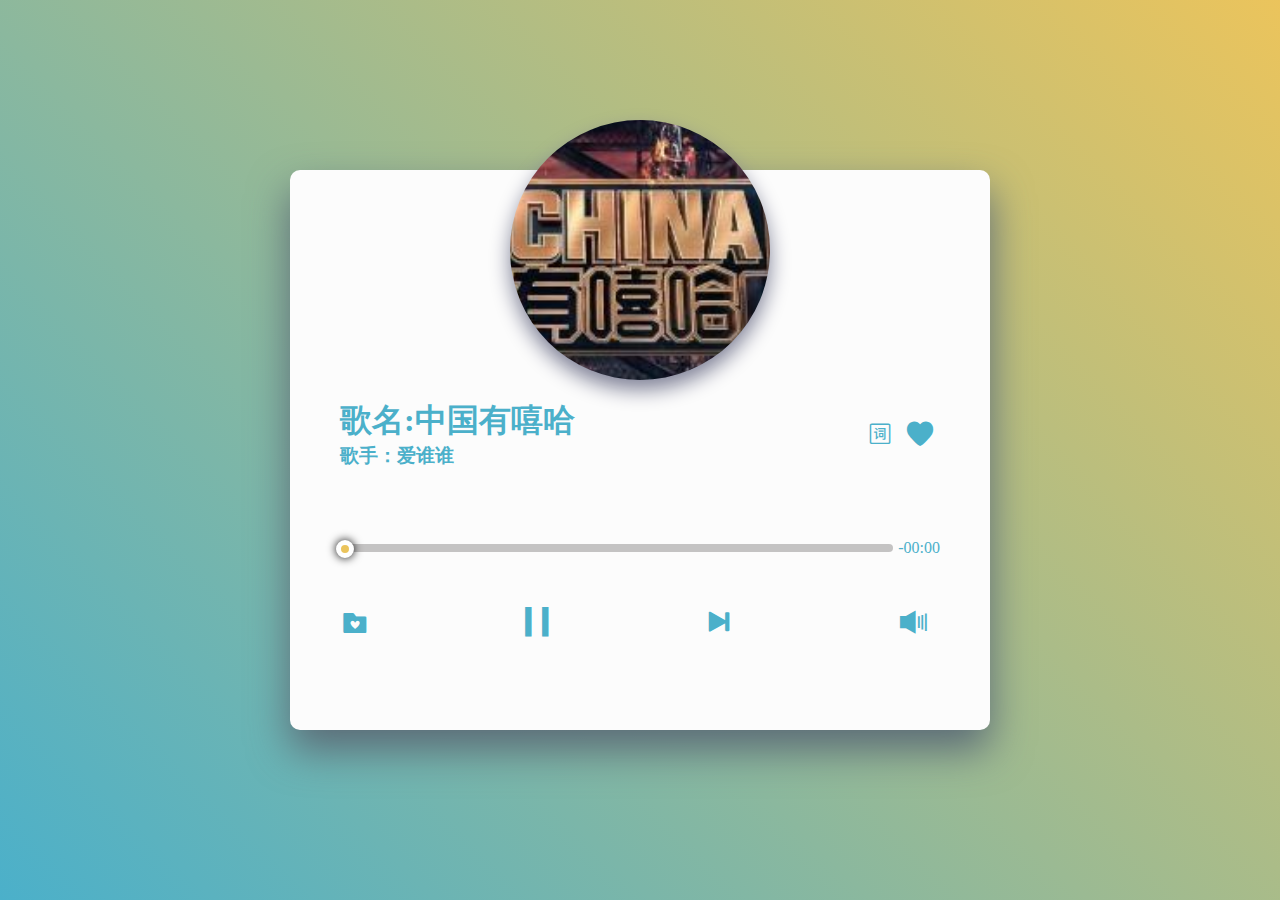
<file: index.html>
<!DOCTYPE html>
<html lang="en">
    <head>
        <title></title>
        <meta charset="UTF-8">
        <meta name="viewport" content="width=device-width, initial-scale=1">
        <link rel="stylesheet" href="iconfont/iconfont.css">
        <link rel="stylesheet" href="music.css">
        <title>粤语音乐电台</title>
    </head>
    <body>
        <div id="fm-container">
            <div class="photo"></div>
            <div class="music-container">
                <div id="music-main">
                        <img src="image/demo.jpg" alt="">
                        <div id="music-content">
                            <div class="detail">
                                <h1 class="title">歌名:中国有嘻哈</h1>
                                <h3 class="artist">歌手：爱谁谁</h3>
                            </div> 
                            <div class="check-list">
                                <li class="lyric-show iconfont icon-geci"></li>
                                <li class="like iconfont icon-like"></li>                            
                            </div>                      
                        </div>
                </div>
                <div id="music-lyric">
                    <div class="lyric"></div>
                </div>
                <div class="like-list">
                    <div class="open-menu iconfont icon-more"></div>
                    <ul class="playlist"></ul>
                </div>
        
                <div id="music-contorl">
                    <div class="time">
                    <div class="time-contorl">
                            <div class="time-line">
                                <s class="time-handle"></s>
                            </div>
                        </div>
                        <div class="time-left">-<span class="minute">00</span>:<span class="second">00</span></div>
                    </div>               
                    <ul class="play-control">
                        <li class="likelist iconfont icon-likelist"></li>
                        <li class="play-or-pause iconfont icon-play"></li>
                        <li class="next-song iconfont icon-next"></li>
                        <li class="volume iconfont icon-volume">
                            <div class="volume-controler">                                
                                <div class="volume-height"></div>
                            </div>
                        </li>
                    </ul>
                </div>                           
            </div>

        </div>

        <audio src="" id="audio"></audio>
        <script src="https://code.jquery.com/jquery-3.2.1.min.js"></script>
        <script src="index.js"></script>
    </body>
</html>
</file>
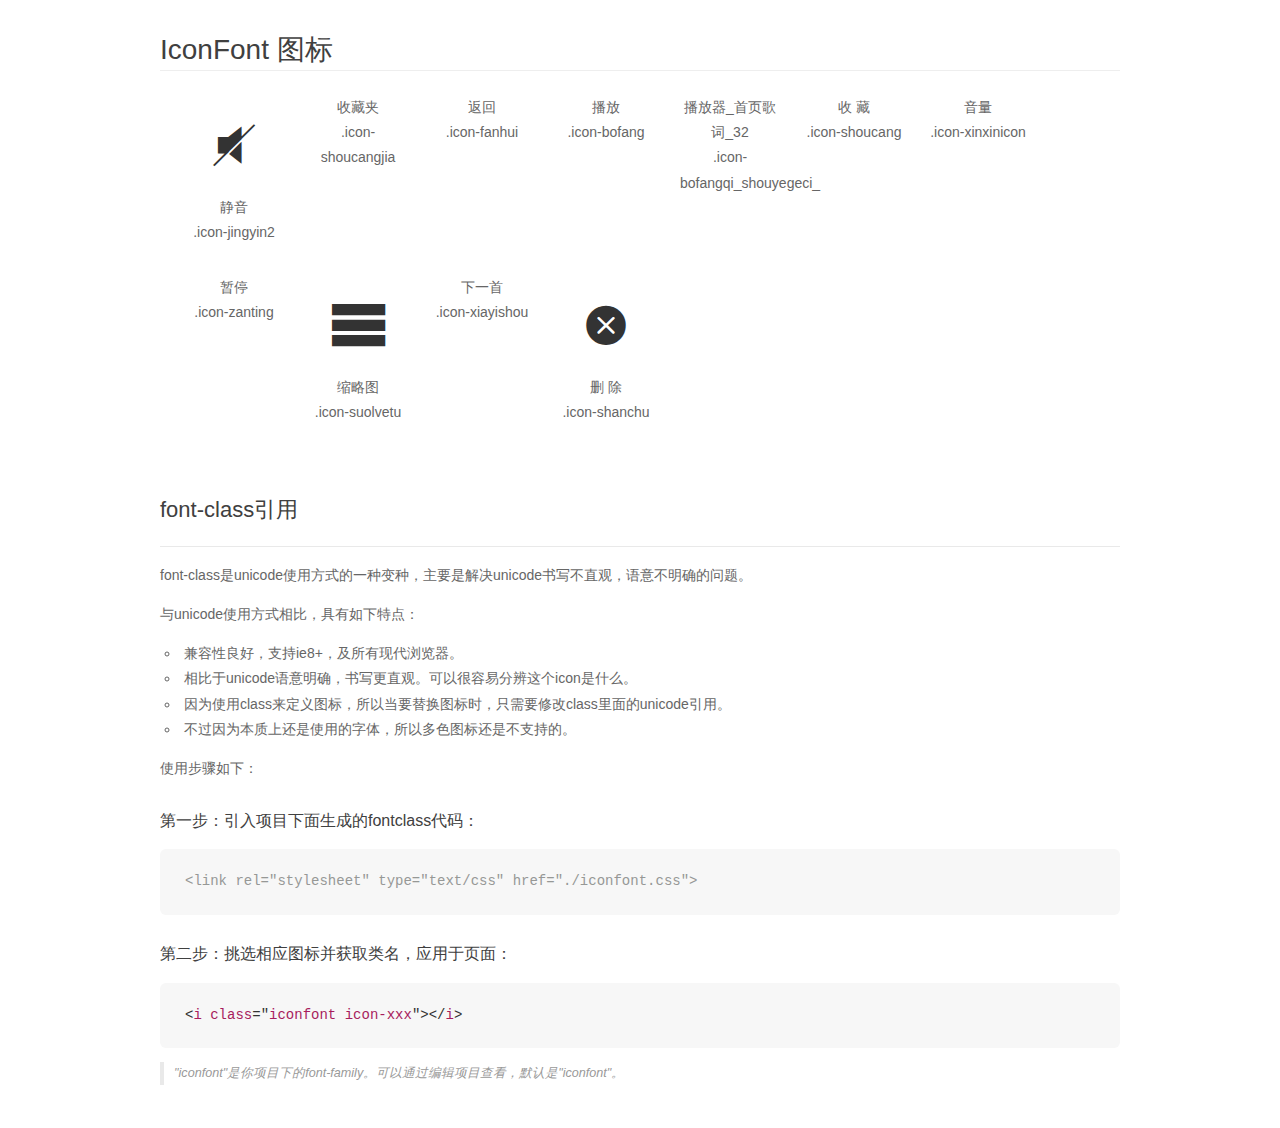
<file: iconfont/demo_fontclass.html>
<!DOCTYPE html>
<html>
<head>
    <meta charset="utf-8"/>
    <title>IconFont</title>
    <link rel="stylesheet" href="demo.css">
    <link rel="stylesheet" href="iconfont.css">
</head>
<body>
    <div class="main markdown">
        <h1>IconFont 图标</h1>
        <ul class="icon_lists clear">
            
                <li>
                <i class="icon iconfont icon-jingyin2"></i>
                    <div class="name">静音</div>
                    <div class="fontclass">.icon-jingyin2</div>
                </li>
            
                <li>
                <i class="icon iconfont icon-shoucangjia"></i>
                    <div class="name">收藏夹</div>
                    <div class="fontclass">.icon-shoucangjia</div>
                </li>
            
                <li>
                <i class="icon iconfont icon-fanhui"></i>
                    <div class="name">返回</div>
                    <div class="fontclass">.icon-fanhui</div>
                </li>
            
                <li>
                <i class="icon iconfont icon-bofang"></i>
                    <div class="name">播放</div>
                    <div class="fontclass">.icon-bofang</div>
                </li>
            
                <li>
                <i class="icon iconfont icon-bofangqi_shouyegeci_"></i>
                    <div class="name">播放器_首页歌词_32</div>
                    <div class="fontclass">.icon-bofangqi_shouyegeci_</div>
                </li>
            
                <li>
                <i class="icon iconfont icon-shoucang"></i>
                    <div class="name">收 藏</div>
                    <div class="fontclass">.icon-shoucang</div>
                </li>
            
                <li>
                <i class="icon iconfont icon-xinxinicon"></i>
                    <div class="name">音量</div>
                    <div class="fontclass">.icon-xinxinicon</div>
                </li>
            
                <li>
                <i class="icon iconfont icon-zanting"></i>
                    <div class="name">暂停</div>
                    <div class="fontclass">.icon-zanting</div>
                </li>
            
                <li>
                <i class="icon iconfont icon-suolvetu"></i>
                    <div class="name">缩略图</div>
                    <div class="fontclass">.icon-suolvetu</div>
                </li>
            
                <li>
                <i class="icon iconfont icon-xiayishou"></i>
                    <div class="name">下一首</div>
                    <div class="fontclass">.icon-xiayishou</div>
                </li>
            
                <li>
                <i class="icon iconfont icon-shanchu"></i>
                    <div class="name">删  除</div>
                    <div class="fontclass">.icon-shanchu</div>
                </li>
            
        </ul>

        <h2 id="font-class-">font-class引用</h2>
        <hr>

        <p>font-class是unicode使用方式的一种变种，主要是解决unicode书写不直观，语意不明确的问题。</p>
        <p>与unicode使用方式相比，具有如下特点：</p>
        <ul>
        <li>兼容性良好，支持ie8+，及所有现代浏览器。</li>
        <li>相比于unicode语意明确，书写更直观。可以很容易分辨这个icon是什么。</li>
        <li>因为使用class来定义图标，所以当要替换图标时，只需要修改class里面的unicode引用。</li>
        <li>不过因为本质上还是使用的字体，所以多色图标还是不支持的。</li>
        </ul>
        <p>使用步骤如下：</p>
        <h3 id="-fontclass-">第一步：引入项目下面生成的fontclass代码：</h3>


        <pre><code class="lang-js hljs javascript"><span class="hljs-comment">&lt;link rel="stylesheet" type="text/css" href="./iconfont.css"&gt;</span></code></pre>
        <h3 id="-">第二步：挑选相应图标并获取类名，应用于页面：</h3>
        <pre><code class="lang-css hljs">&lt;<span class="hljs-selector-tag">i</span> <span class="hljs-selector-tag">class</span>="<span class="hljs-selector-tag">iconfont</span> <span class="hljs-selector-tag">icon-xxx</span>"&gt;&lt;/<span class="hljs-selector-tag">i</span>&gt;</code></pre>
        <blockquote>
        <p>"iconfont"是你项目下的font-family。可以通过编辑项目查看，默认是"iconfont"。</p>
        </blockquote>
    </div>
</body>
</html>
</file>
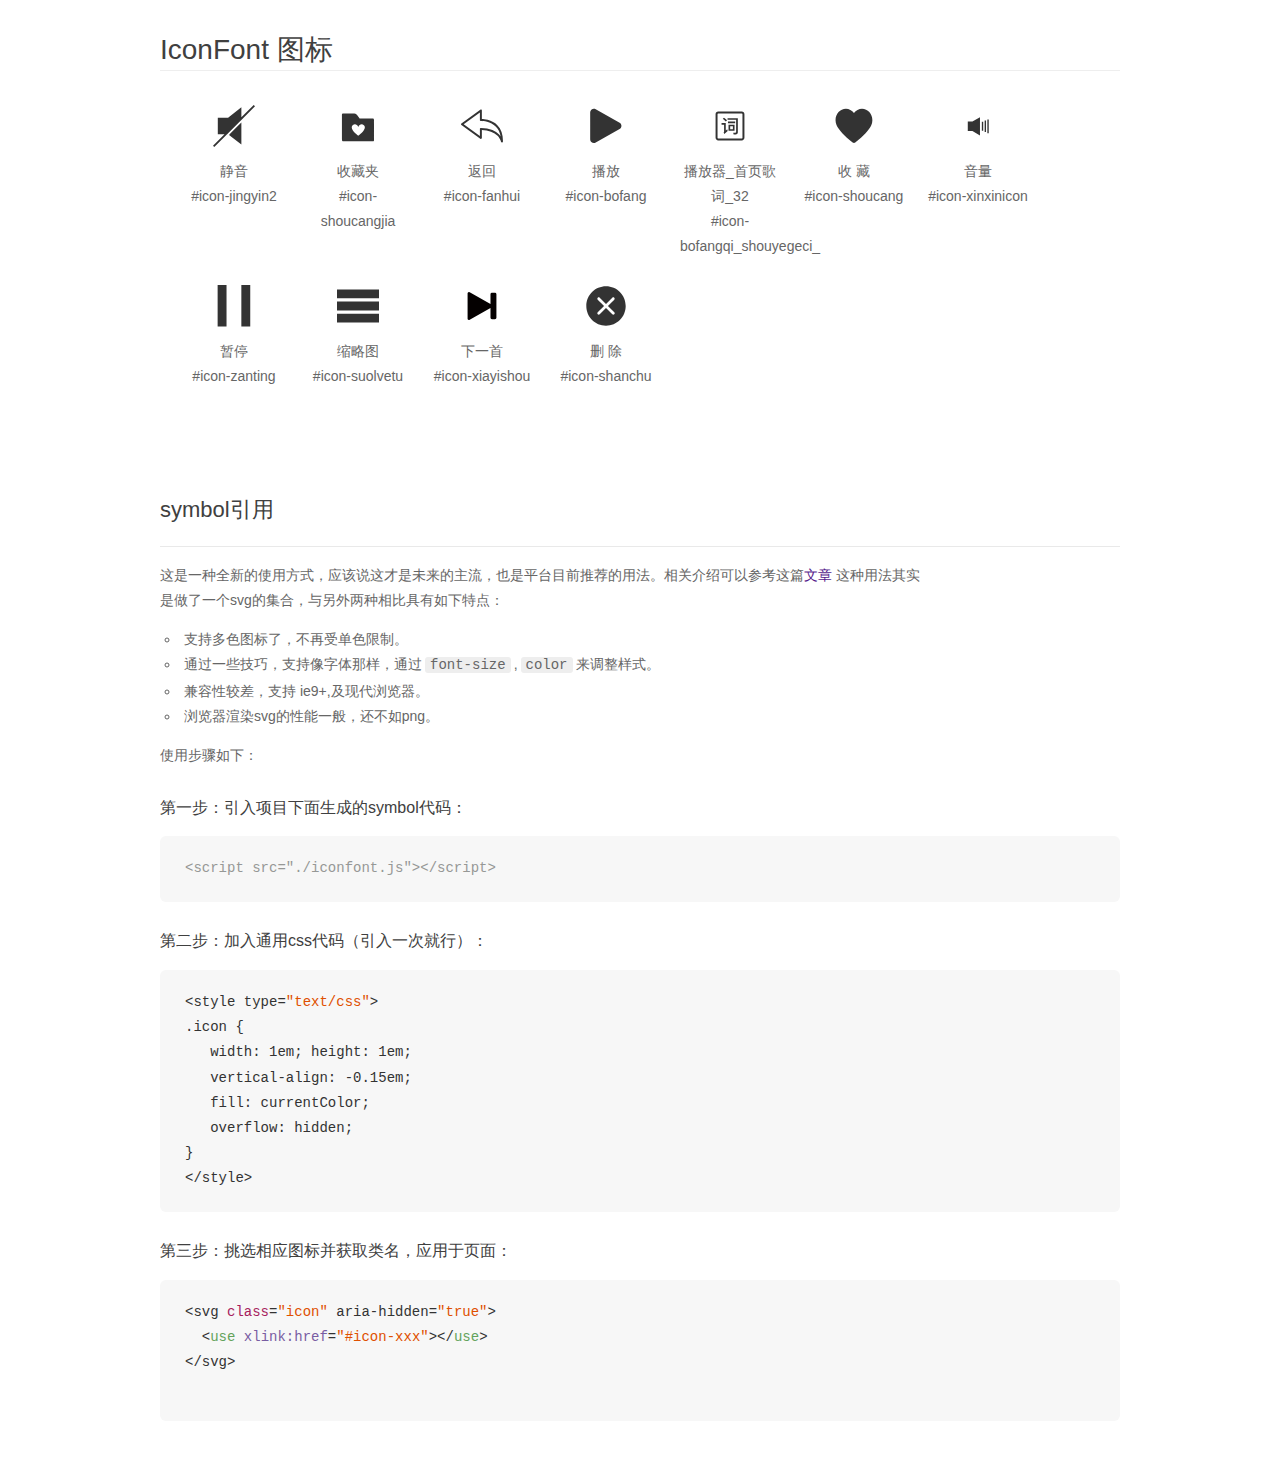
<file: iconfont/demo_symbol.html>
<!DOCTYPE html>
<html>
<head>
    <meta charset="utf-8"/>
    <title>IconFont</title>
    <link rel="stylesheet" href="demo.css">
    <script src="iconfont.js"></script>

    <style type="text/css">
        .icon {
          /* 通过设置 font-size 来改变图标大小 */
          width: 1em; height: 1em;
          /* 图标和文字相邻时，垂直对齐 */
          vertical-align: -0.15em;
          /* 通过设置 color 来改变 SVG 的颜色/fill */
          fill: currentColor;
          /* path 和 stroke 溢出 viewBox 部分在 IE 下会显示
             normalize.css 中也包含这行 */
          overflow: hidden;
        }

    </style>
</head>
<body>
    <div class="main markdown">
        <h1>IconFont 图标</h1>
        <ul class="icon_lists clear">
            
                <li>
                    <svg class="icon" aria-hidden="true">
                        <use xlink:href="#icon-jingyin2"></use>
                    </svg>
                    <div class="name">静音</div>
                    <div class="fontclass">#icon-jingyin2</div>
                </li>
            
                <li>
                    <svg class="icon" aria-hidden="true">
                        <use xlink:href="#icon-shoucangjia"></use>
                    </svg>
                    <div class="name">收藏夹</div>
                    <div class="fontclass">#icon-shoucangjia</div>
                </li>
            
                <li>
                    <svg class="icon" aria-hidden="true">
                        <use xlink:href="#icon-fanhui"></use>
                    </svg>
                    <div class="name">返回</div>
                    <div class="fontclass">#icon-fanhui</div>
                </li>
            
                <li>
                    <svg class="icon" aria-hidden="true">
                        <use xlink:href="#icon-bofang"></use>
                    </svg>
                    <div class="name">播放</div>
                    <div class="fontclass">#icon-bofang</div>
                </li>
            
                <li>
                    <svg class="icon" aria-hidden="true">
                        <use xlink:href="#icon-bofangqi_shouyegeci_"></use>
                    </svg>
                    <div class="name">播放器_首页歌词_32</div>
                    <div class="fontclass">#icon-bofangqi_shouyegeci_</div>
                </li>
            
                <li>
                    <svg class="icon" aria-hidden="true">
                        <use xlink:href="#icon-shoucang"></use>
                    </svg>
                    <div class="name">收 藏</div>
                    <div class="fontclass">#icon-shoucang</div>
                </li>
            
                <li>
                    <svg class="icon" aria-hidden="true">
                        <use xlink:href="#icon-xinxinicon"></use>
                    </svg>
                    <div class="name">音量</div>
                    <div class="fontclass">#icon-xinxinicon</div>
                </li>
            
                <li>
                    <svg class="icon" aria-hidden="true">
                        <use xlink:href="#icon-zanting"></use>
                    </svg>
                    <div class="name">暂停</div>
                    <div class="fontclass">#icon-zanting</div>
                </li>
            
                <li>
                    <svg class="icon" aria-hidden="true">
                        <use xlink:href="#icon-suolvetu"></use>
                    </svg>
                    <div class="name">缩略图</div>
                    <div class="fontclass">#icon-suolvetu</div>
                </li>
            
                <li>
                    <svg class="icon" aria-hidden="true">
                        <use xlink:href="#icon-xiayishou"></use>
                    </svg>
                    <div class="name">下一首</div>
                    <div class="fontclass">#icon-xiayishou</div>
                </li>
            
                <li>
                    <svg class="icon" aria-hidden="true">
                        <use xlink:href="#icon-shanchu"></use>
                    </svg>
                    <div class="name">删  除</div>
                    <div class="fontclass">#icon-shanchu</div>
                </li>
            
        </ul>


        <h2 id="symbol-">symbol引用</h2>
        <hr>

        <p>这是一种全新的使用方式，应该说这才是未来的主流，也是平台目前推荐的用法。相关介绍可以参考这篇<a href="">文章</a>
        这种用法其实是做了一个svg的集合，与另外两种相比具有如下特点：</p>
        <ul>
          <li>支持多色图标了，不再受单色限制。</li>
          <li>通过一些技巧，支持像字体那样，通过<code>font-size</code>,<code>color</code>来调整样式。</li>
          <li>兼容性较差，支持 ie9+,及现代浏览器。</li>
          <li>浏览器渲染svg的性能一般，还不如png。</li>
        </ul>
        <p>使用步骤如下：</p>
        <h3 id="-symbol-">第一步：引入项目下面生成的symbol代码：</h3>
        <pre><code class="lang-js hljs javascript"><span class="hljs-comment">&lt;script src="./iconfont.js"&gt;&lt;/script&gt;</span></code></pre>
        <h3 id="-css-">第二步：加入通用css代码（引入一次就行）：</h3>
        <pre><code class="lang-js hljs javascript">&lt;style type=<span class="hljs-string">"text/css"</span>&gt;
.icon {
   width: <span class="hljs-number">1</span>em; height: <span class="hljs-number">1</span>em;
   vertical-align: <span class="hljs-number">-0.15</span>em;
   fill: currentColor;
   overflow: hidden;
}
&lt;<span class="hljs-regexp">/style&gt;</span></code></pre>
        <h3 id="-">第三步：挑选相应图标并获取类名，应用于页面：</h3>
        <pre><code class="lang-js hljs javascript">&lt;svg <span class="hljs-class"><span class="hljs-keyword">class</span></span>=<span class="hljs-string">"icon"</span> aria-hidden=<span class="hljs-string">"true"</span>&gt;<span class="xml"><span class="hljs-tag">
  &lt;<span class="hljs-name">use</span> <span class="hljs-attr">xlink:href</span>=<span class="hljs-string">"#icon-xxx"</span>&gt;</span><span class="hljs-tag">&lt;/<span class="hljs-name">use</span>&gt;</span>
</span>&lt;<span class="hljs-regexp">/svg&gt;
        </span></code></pre>
    </div>
</body>
</html>
</file>
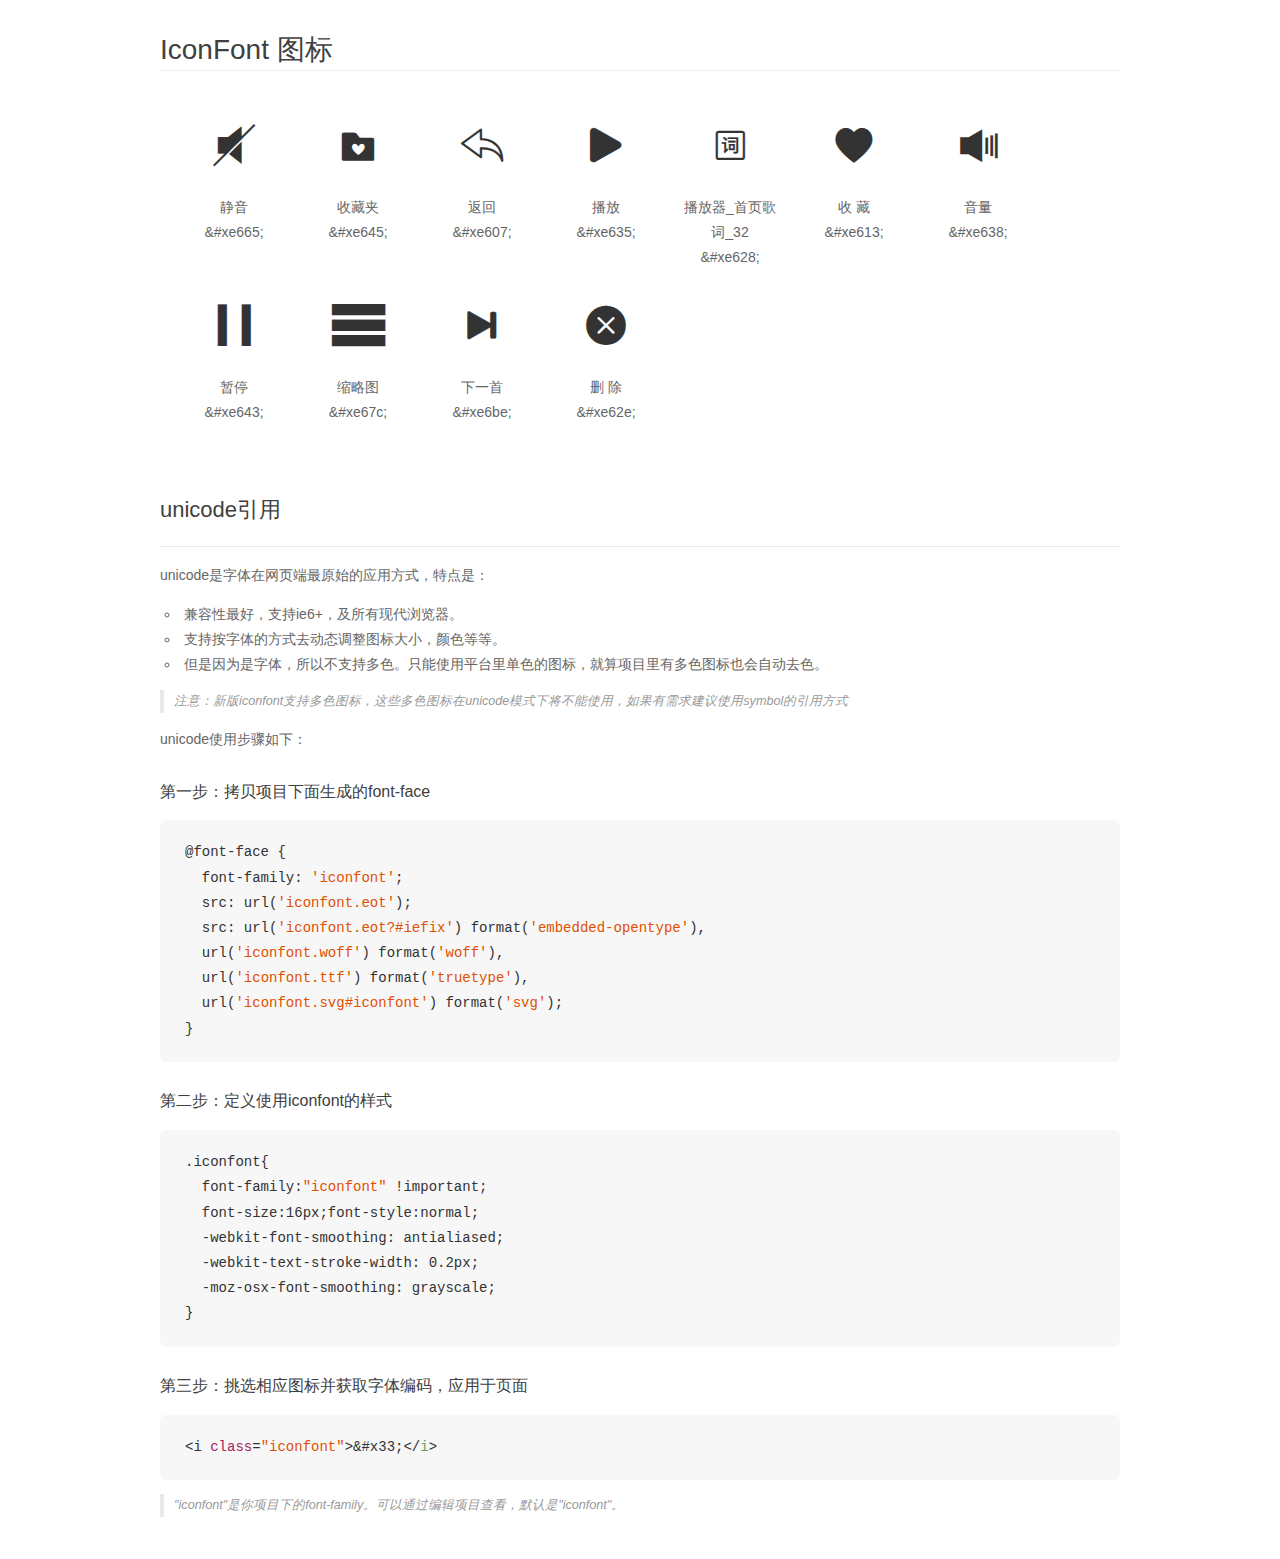
<file: iconfont/demo_unicode.html>
<!DOCTYPE html>
<html>
<head>
    <meta charset="utf-8"/>
    <title>IconFont</title>
    <link rel="stylesheet" href="demo.css">

    <style type="text/css">

        @font-face {font-family: "iconfont";
          src: url('iconfont.eot'); /* IE9*/
          src: url('iconfont.eot#iefix') format('embedded-opentype'), /* IE6-IE8 */
          url('iconfont.woff') format('woff'), /* chrome, firefox */
          url('iconfont.ttf') format('truetype'), /* chrome, firefox, opera, Safari, Android, iOS 4.2+*/
          url('iconfont.svg#iconfont') format('svg'); /* iOS 4.1- */
        }

        .iconfont {
          font-family:"iconfont" !important;
          font-size:16px;
          font-style:normal;
          -webkit-font-smoothing: antialiased;
          -webkit-text-stroke-width: 0.2px;
          -moz-osx-font-smoothing: grayscale;
        }

    </style>
</head>
<body>
    <div class="main markdown">
        <h1>IconFont 图标</h1>
        <ul class="icon_lists clear">
            
                <li>
                <i class="icon iconfont">&#xe665;</i>
                    <div class="name">静音</div>
                    <div class="code">&amp;#xe665;</div>
                </li>
            
                <li>
                <i class="icon iconfont">&#xe645;</i>
                    <div class="name">收藏夹</div>
                    <div class="code">&amp;#xe645;</div>
                </li>
            
                <li>
                <i class="icon iconfont">&#xe607;</i>
                    <div class="name">返回</div>
                    <div class="code">&amp;#xe607;</div>
                </li>
            
                <li>
                <i class="icon iconfont">&#xe635;</i>
                    <div class="name">播放</div>
                    <div class="code">&amp;#xe635;</div>
                </li>
            
                <li>
                <i class="icon iconfont">&#xe628;</i>
                    <div class="name">播放器_首页歌词_32</div>
                    <div class="code">&amp;#xe628;</div>
                </li>
            
                <li>
                <i class="icon iconfont">&#xe613;</i>
                    <div class="name">收 藏</div>
                    <div class="code">&amp;#xe613;</div>
                </li>
            
                <li>
                <i class="icon iconfont">&#xe638;</i>
                    <div class="name">音量</div>
                    <div class="code">&amp;#xe638;</div>
                </li>
            
                <li>
                <i class="icon iconfont">&#xe643;</i>
                    <div class="name">暂停</div>
                    <div class="code">&amp;#xe643;</div>
                </li>
            
                <li>
                <i class="icon iconfont">&#xe67c;</i>
                    <div class="name">缩略图</div>
                    <div class="code">&amp;#xe67c;</div>
                </li>
            
                <li>
                <i class="icon iconfont">&#xe6be;</i>
                    <div class="name">下一首</div>
                    <div class="code">&amp;#xe6be;</div>
                </li>
            
                <li>
                <i class="icon iconfont">&#xe62e;</i>
                    <div class="name">删  除</div>
                    <div class="code">&amp;#xe62e;</div>
                </li>
            
        </ul>
        <h2 id="unicode-">unicode引用</h2>
        <hr>

        <p>unicode是字体在网页端最原始的应用方式，特点是：</p>
        <ul>
        <li>兼容性最好，支持ie6+，及所有现代浏览器。</li>
        <li>支持按字体的方式去动态调整图标大小，颜色等等。</li>
        <li>但是因为是字体，所以不支持多色。只能使用平台里单色的图标，就算项目里有多色图标也会自动去色。</li>
        </ul>
        <blockquote>
        <p>注意：新版iconfont支持多色图标，这些多色图标在unicode模式下将不能使用，如果有需求建议使用symbol的引用方式</p>
        </blockquote>
        <p>unicode使用步骤如下：</p>
        <h3 id="-font-face">第一步：拷贝项目下面生成的font-face</h3>
        <pre><code class="lang-js hljs javascript">@font-face {
  font-family: <span class="hljs-string">'iconfont'</span>;
  src: url(<span class="hljs-string">'iconfont.eot'</span>);
  src: url(<span class="hljs-string">'iconfont.eot?#iefix'</span>) format(<span class="hljs-string">'embedded-opentype'</span>),
  url(<span class="hljs-string">'iconfont.woff'</span>) format(<span class="hljs-string">'woff'</span>),
  url(<span class="hljs-string">'iconfont.ttf'</span>) format(<span class="hljs-string">'truetype'</span>),
  url(<span class="hljs-string">'iconfont.svg#iconfont'</span>) format(<span class="hljs-string">'svg'</span>);
}
</code></pre>
        <h3 id="-iconfont-">第二步：定义使用iconfont的样式</h3>
        <pre><code class="lang-js hljs javascript">.iconfont{
  font-family:<span class="hljs-string">"iconfont"</span> !important;
  font-size:<span class="hljs-number">16</span>px;font-style:normal;
  -webkit-font-smoothing: antialiased;
  -webkit-text-stroke-width: <span class="hljs-number">0.2</span>px;
  -moz-osx-font-smoothing: grayscale;
}
</code></pre>
        <h3 id="-">第三步：挑选相应图标并获取字体编码，应用于页面</h3>
        <pre><code class="lang-js hljs javascript">&lt;i <span class="hljs-class"><span class="hljs-keyword">class</span></span>=<span class="hljs-string">"iconfont"</span>&gt;&amp;#x33;<span class="xml"><span class="hljs-tag">&lt;/<span class="hljs-name">i</span>&gt;</span></span></code></pre>

        <blockquote>
        <p>"iconfont"是你项目下的font-family。可以通过编辑项目查看，默认是"iconfont"。</p>
        </blockquote>
    </div>


</body>
</html>
</file>
<file: iconfont/iconfont.css>
@font-face {font-family: "iconfont";
  src: url('iconfont.eot?t=1505125198056'); /* IE9*/
  src: url('iconfont.eot?t=1505125198056#iefix') format('embedded-opentype'), /* IE6-IE8 */
  url('[data-uri]') format('woff'),
  url('iconfont.ttf?t=1505125198056') format('truetype'), /* chrome, firefox, opera, Safari, Android, iOS 4.2+*/
  url('iconfont.svg?t=1505125198056#iconfont') format('svg'); /* iOS 4.1- */
}

.iconfont {
  font-family:"iconfont" !important;
  font-size:30px;
  font-style:normal;
  -webkit-font-smoothing: antialiased;
  -moz-osx-font-smoothing: grayscale;
}

.icon-back:before { content: "\e607"; }

.icon-jingyin2:before { content: "\e665"; }

.icon-likelist:before { content: "\e645"; }

.icon-pause:before{ content: "\e635"; }

.icon-geci:before { content: "\e628"; }

.icon-like:before { content: "\e613"; }

.icon-volume:before { content: "\e638"; }

.icon-play:before { content: "\e643"; }

.icon-suolvetu:before { content: "\e67c"; }

.icon-next:before { content: "\e6be"; }

.icon-shanchu:before { content: "\e62e"; }
</file>
<file: music.css>
*{
    margin: 0;
    padding: 0;
    list-style: none;
}
html{
    height: 100%;
}
body{ 
    overflow: hidden;
    height: 100%;
    background: linear-gradient(45deg,#4bb0ca 0,#ebc45c 100%);
}
#fm-container{
    width: 700px;
    height: 560px;
    background: #fcfcfc;
    position: absolute;
    top: 50%;
    left: 50%;
    color:#4bb0ca;
    transform: translate(-50%, -50%);
    text-align: center;
    border-radius: 10px;
    box-shadow: 0 20px 40px #5b6b77;
    
}
#music-main img{
    width: 260px;
    height: 260px;
    background: #fff;
    margin-top: -50px;
    box-shadow: 0px 10px 20px #818398;
    border-radius: 50%;
    display: inline-block;
    animation: upAnimation 3s infinite;
}
#music-content{
    margin: 0 auto;
    min-height: 100px;
    text-align: left;
    width: 600px;
    display: flex;
    justify-content: space-between;
    align-items: center;
}

#music-contorl{
    padding: 0 50px;
    margin-top: 60px;
}
#music-contorl .time{
    display: flex;
    align-items: flex-start;
}
#music-contorl .time-contorl{
    width: 600px;
    height: 8px;
    background-color: rgba(159,157,156,.6);
    position: relative;
    border-radius: 6px;
    cursor: pointer;
    display: flex;
}
#music-contorl .time-line{
    height: 8px;
    background:linear-gradient(45deg,#4bb0ca 0,#ebc45c 100%);
    position: absolute;
    top: 0;
    left: 0;
    width: 0;
    border-radius: 6px;
}
#music-contorl .time-left{
    line-height: 8px;
    margin-left: 5px;
}
#music-contorl .play-control{
    display: flex;
    justify-content: space-between;
    height: 140px;
    align-items: center;
                   
}
#music-lyric{
    height: 240px;
    padding: 10px 0;
    overflow: hidden;
    display: none;
    color: #fff;
}  
.lyric>li.current-line{
    color: #ebc45c;
    font-size: 24px;
}
.photo{
    position: absolute;
    top: 0;
    right: 0;
    bottom: 0;
    left: 0;
    background-size: cover;
    filter: blur(3px);
    display: none;
    
}
@keyframes upAnimation {
    from,
    to {
      transform: translateY(0);
    }
    50% {
      transform: translateY(10px);
    }
}            
.music-container{
    position: relative;
}
.lyric-show{
    cursor: pointer;

}
.play-control>li:hover{
    opacity: .7;
}
.play-control>li{
    cursor: pointer;
}
.check-list{
    display: flex;
    cursor: pointer;
}
.check-list>li{
    margin: 5px;
}    
.volume>.volume-controler {
    box-sizing: content-box;
    position: absolute;
    left: 92%;
    bottom: 6%;
    height: 50px;
    width: 2px;
    background-color: #4bb0ca;
    border:  5px solid #d8ddda;
    visibility: hidden;
}
.volume>.volume-controler:hover {
    width: 4px;
}
.volume>.volume-controler>.volume-height {
width: 100%;
height: 0;
background-color: #333;
}
.volume:hover>.volume-controler {
    visibility: visible;
    opacity: 1;
}
.like-list{
    box-sizing: border-box;
    padding: 10px;
    border-radius: 5px;
    height: 260px;
    overflow: scroll;
    display: none;
}
.like-list>.playlist>li{
    padding: 3px 20px;
    display: flex;
    align-items: center;
}
.like-list>.playlist>li:nth-child(even){
    background-color: #fff;
}
.like-list>.playlist>li:nth-child(odd){
    background-color: #eee;
}
.like-list>.playlist>li:hover{
    color: #518d84;
}
.like-list>.playlist>li>.list-item-title{
    flex-shrink: 1;
    flex-grow: 1;
}
.like-list>.playlist>li>.list-item-artist{
    font-size: 16px;
    flex-grow: 0;
    flex-shrink: 0;
    width: 100px;
}
.like-list>.playlist>li>.delete-song{
    font-size: 14px;
    padding: 3px;
}
.like-list>.playlist>li>.delete{
    font-size: 20px;
}

.like-list>.playlist>li>.delete:hover{
    color: red;
}
.time-contorl .time-handle{
    cursor: pointer;
    width: 8px;
    height: 8px;
    background: #ebc45c;
    border-radius: 50%;
    position: absolute;
    top: -4px;
    left: 100%;
    margin-left: -4px;
    border: 5px solid #fff;
    box-shadow: 0 0 10px black;
  }
</file>
<file: iconfont/demo.css>
*{margin: 0;padding: 0;list-style: none;}
/*
KISSY CSS Reset
理念：1. reset 的目的不是清除浏览器的默认样式，这仅是部分工作。清除和重置是紧密不可分的。
2. reset 的目的不是让默认样式在所有浏览器下一致，而是减少默认样式有可能带来的问题。
3. reset 期望提供一套普适通用的基础样式。但没有银弹，推荐根据具体需求，裁剪和修改后再使用。
特色：1. 适应中文；2. 基于最新主流浏览器。
维护：玉伯<lifesinger@gmail.com>, 正淳<ragecarrier@gmail.com>
 */

/** 清除内外边距 **/
body, h1, h2, h3, h4, h5, h6, hr, p, blockquote, /* structural elements 结构元素 */
dl, dt, dd, ul, ol, li, /* list elements 列表元素 */
pre, /* text formatting elements 文本格式元素 */
form, fieldset, legend, button, input, textarea, /* form elements 表单元素 */
th, td /* table elements 表格元素 */ {
  margin: 0;
  padding: 0;
}

/** 设置默认字体 **/
body,
button, input, select, textarea /* for ie */ {
  font: 12px/1.5 tahoma, arial, \5b8b\4f53, sans-serif;
}
h1, h2, h3, h4, h5, h6 { font-size: 100%; }
address, cite, dfn, em, var { font-style: normal; } /* 将斜体扶正 */
code, kbd, pre, samp { font-family: courier new, courier, monospace; } /* 统一等宽字体 */
small { font-size: 12px; } /* 小于 12px 的中文很难阅读，让 small 正常化 */

/** 重置列表元素 **/
ul, ol { list-style: none; }

/** 重置文本格式元素 **/
a { text-decoration: none; }
a:hover { text-decoration: underline; }


/** 重置表单元素 **/
legend { color: #000; } /* for ie6 */
fieldset, img { border: 0; } /* img 搭车：让链接里的 img 无边框 */
button, input, select, textarea { font-size: 100%; } /* 使得表单元素在 ie 下能继承字体大小 */
/* 注：optgroup 无法扶正 */

/** 重置表格元素 **/
table { border-collapse: collapse; border-spacing: 0; }

/* 清除浮动 */
.ks-clear:after, .clear:after {
  content: '\20';
  display: block;
  height: 0;
  clear: both;
}
.ks-clear, .clear {
  *zoom: 1;
}

.main {
  padding: 30px 100px;
width: 960px;
margin: 0 auto;
}
.main h1{font-size:36px; color:#333; text-align:left;margin-bottom:30px; border-bottom: 1px solid #eee;}

.helps{margin-top:40px;}
.helps pre{
  padding:20px;
  margin:10px 0;
  border:solid 1px #e7e1cd;
  background-color: #fffdef;
  overflow: auto;
}

.icon_lists{
  width: 100% !important;

}

.icon_lists li{
  float:left;
  width: 100px;
  height:180px;
  text-align: center;
  list-style: none !important;
}
.icon_lists .icon{
  font-size: 42px;
  line-height: 100px;
  margin: 10px 0;
  color:#333;
  -webkit-transition: font-size 0.25s ease-out 0s;
  -moz-transition: font-size 0.25s ease-out 0s;
  transition: font-size 0.25s ease-out 0s;

}
.icon_lists .icon:hover{
  font-size: 100px;
}



.markdown {
  color: #666;
  font-size: 14px;
  line-height: 1.8;
}

.highlight {
  line-height: 1.5;
}

.markdown img {
  vertical-align: middle;
  max-width: 100%;
}

.markdown h1 {
  color: #404040;
  font-weight: 500;
  line-height: 40px;
  margin-bottom: 24px;
}

.markdown h2,
.markdown h3,
.markdown h4,
.markdown h5,
.markdown h6 {
  color: #404040;
  margin: 1.6em 0 0.6em 0;
  font-weight: 500;
  clear: both;
}

.markdown h1 {
  font-size: 28px;
}

.markdown h2 {
  font-size: 22px;
}

.markdown h3 {
  font-size: 16px;
}

.markdown h4 {
  font-size: 14px;
}

.markdown h5 {
  font-size: 12px;
}

.markdown h6 {
  font-size: 12px;
}

.markdown hr {
  height: 1px;
  border: 0;
  background: #e9e9e9;
  margin: 16px 0;
  clear: both;
}

.markdown p,
.markdown pre {
  margin: 1em 0;
}

.markdown > p,
.markdown > blockquote,
.markdown > .highlight,
.markdown > ol,
.markdown > ul {
  width: 80%;
}

.markdown ul > li {
  list-style: circle;
}

.markdown > ul li,
.markdown blockquote ul > li {
  margin-left: 20px;
  padding-left: 4px;
}

.markdown > ul li p,
.markdown > ol li p {
  margin: 0.6em 0;
}

.markdown ol > li {
  list-style: decimal;
}

.markdown > ol li,
.markdown blockquote ol > li {
  margin-left: 20px;
  padding-left: 4px;
}

.markdown code {
  margin: 0 3px;
  padding: 0 5px;
  background: #eee;
  border-radius: 3px;
}

.markdown pre {
  border-radius: 6px;
  background: #f7f7f7;
  padding: 20px;
}

.markdown pre code {
  border: none;
  background: #f7f7f7;
  margin: 0;
}

.markdown strong,
.markdown b {
  font-weight: 600;
}

.markdown > table {
  border-collapse: collapse;
  border-spacing: 0px;
  empty-cells: show;
  border: 1px solid #e9e9e9;
  width: 95%;
  margin-bottom: 24px;
}

.markdown > table th {
  white-space: nowrap;
  color: #333;
  font-weight: 600;

}

.markdown > table th,
.markdown > table td {
  border: 1px solid #e9e9e9;
  padding: 8px 16px;
  text-align: left;
}

.markdown > table th {
  background: #F7F7F7;
}

.markdown blockquote {
  font-size: 90%;
  color: #999;
  border-left: 4px solid #e9e9e9;
  padding-left: 0.8em;
  margin: 1em 0;
  font-style: italic;
}

.markdown blockquote p {
  margin: 0;
}

.markdown .anchor {
  opacity: 0;
  transition: opacity 0.3s ease;
  margin-left: 8px;
}

.markdown .waiting {
  color: #ccc;
}

.markdown h1:hover .anchor,
.markdown h2:hover .anchor,
.markdown h3:hover .anchor,
.markdown h4:hover .anchor,
.markdown h5:hover .anchor,
.markdown h6:hover .anchor {
  opacity: 1;
  display: inline-block;
}

.markdown > br,
.markdown > p > br {
  clear: both;
}


.hljs {
  display: block;
  background: white;
  padding: 0.5em;
  color: #333333;
  overflow-x: auto;
}

.hljs-comment,
.hljs-meta {
  color: #969896;
}

.hljs-string,
.hljs-variable,
.hljs-template-variable,
.hljs-strong,
.hljs-emphasis,
.hljs-quote {
  color: #df5000;
}

.hljs-keyword,
.hljs-selector-tag,
.hljs-type {
  color: #a71d5d;
}

.hljs-literal,
.hljs-symbol,
.hljs-bullet,
.hljs-attribute {
  color: #0086b3;
}

.hljs-section,
.hljs-name {
  color: #63a35c;
}

.hljs-tag {
  color: #333333;
}

.hljs-title,
.hljs-attr,
.hljs-selector-id,
.hljs-selector-class,
.hljs-selector-attr,
.hljs-selector-pseudo {
  color: #795da3;
}

.hljs-addition {
  color: #55a532;
  background-color: #eaffea;
}

.hljs-deletion {
  color: #bd2c00;
  background-color: #ffecec;
}

.hljs-link {
  text-decoration: underline;
}

pre{
  background: #fff;
}
</file>
